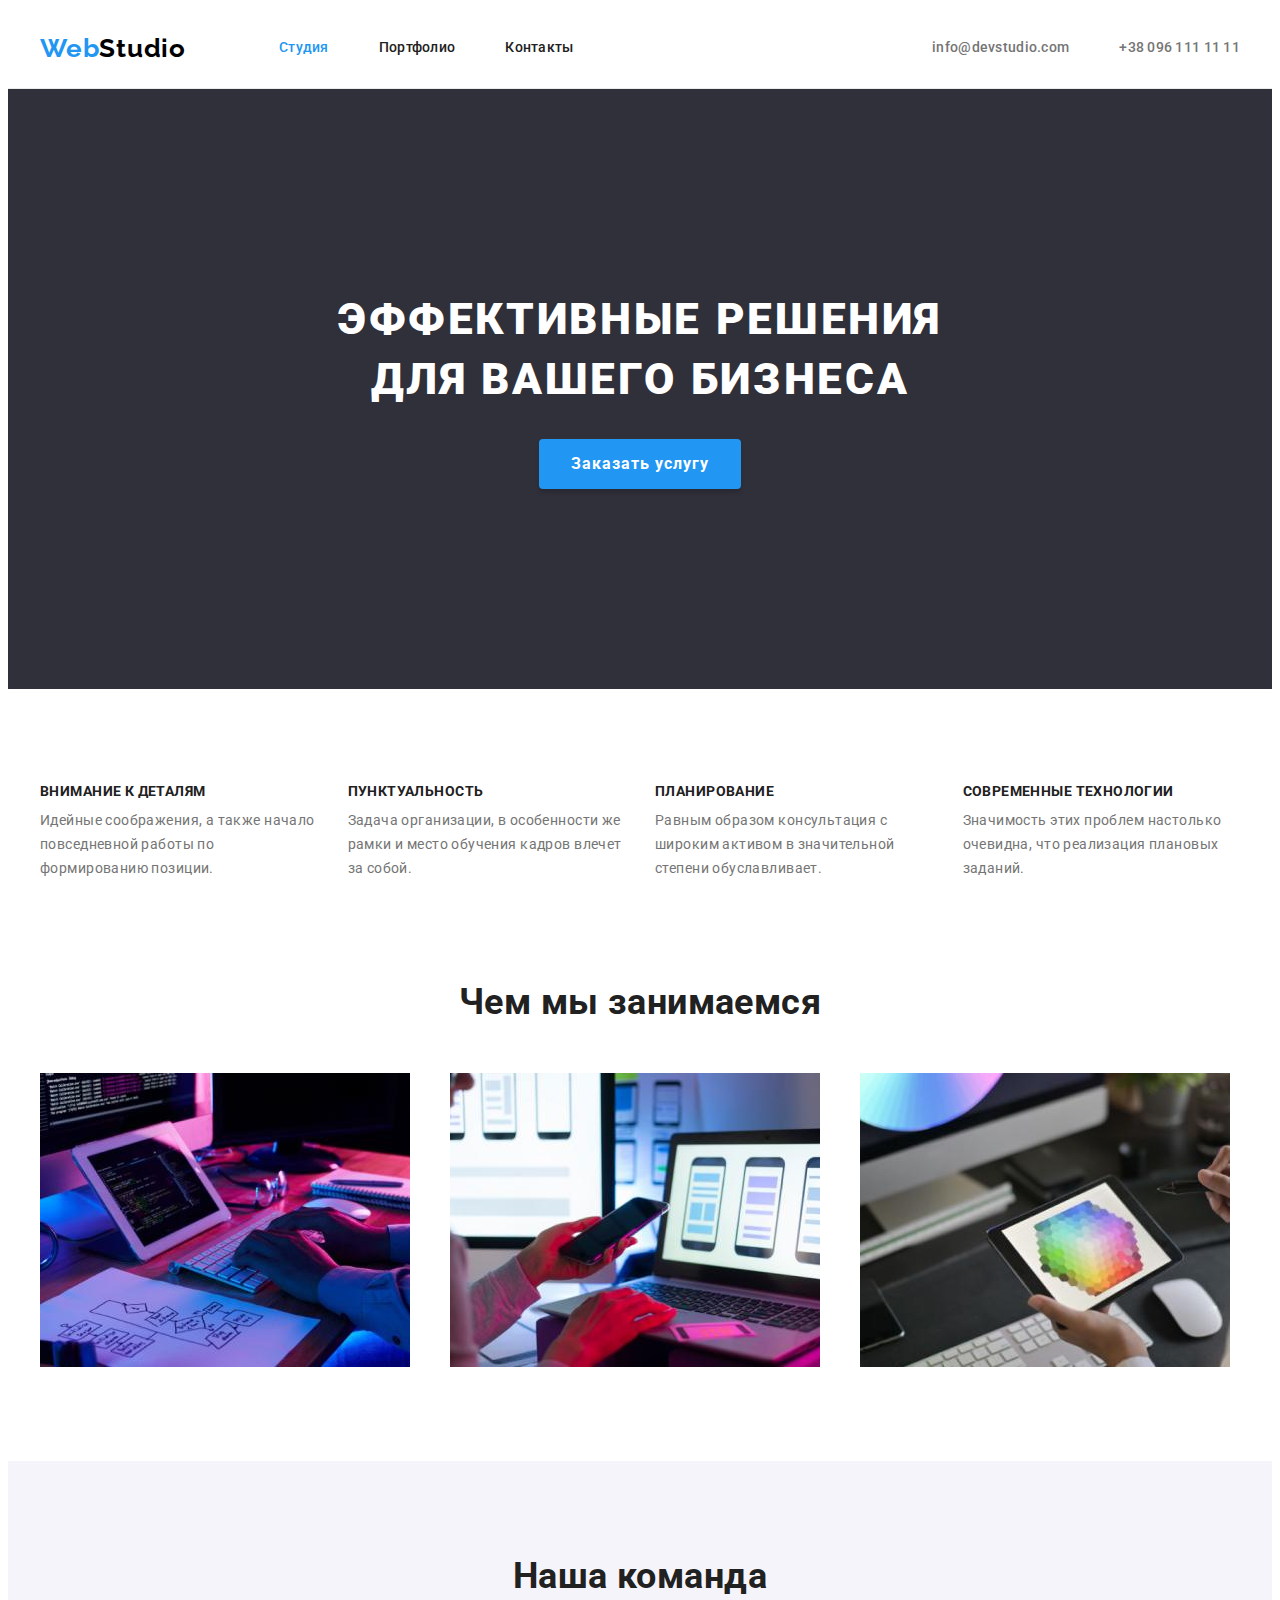
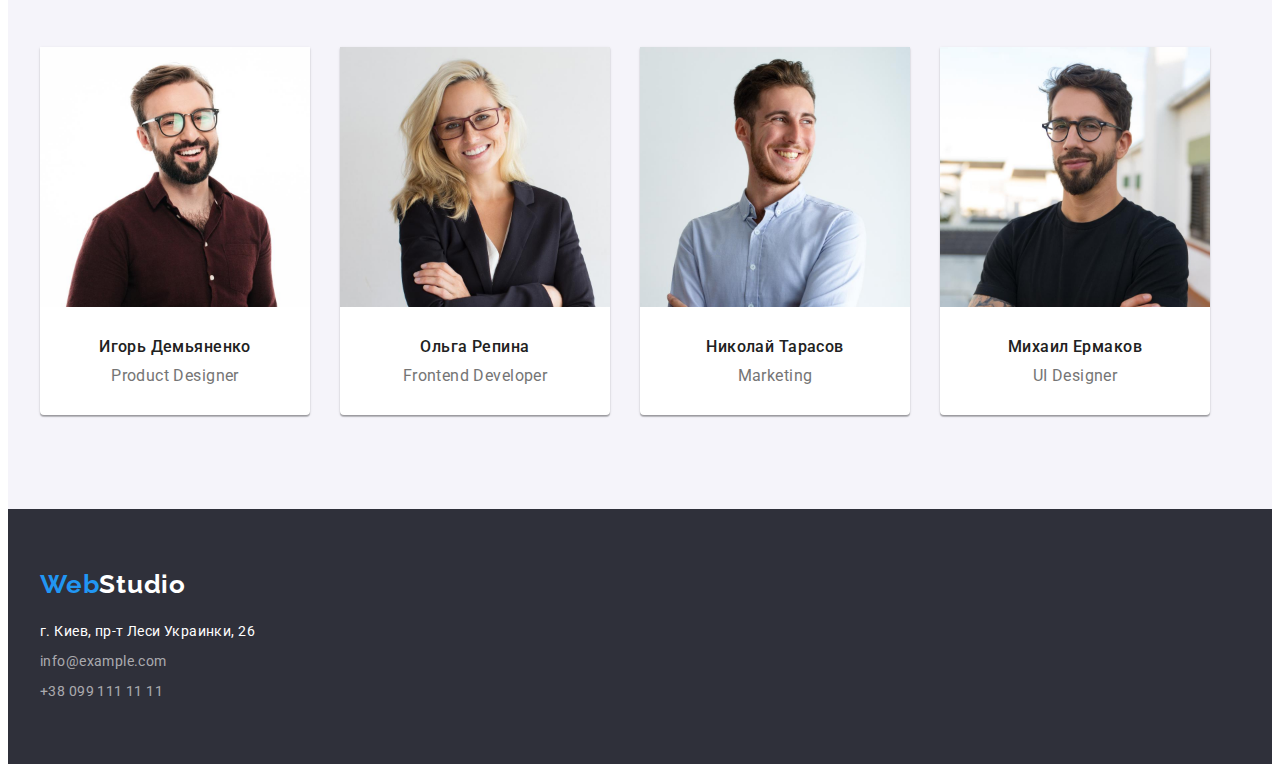
<file: index.html>
<!DOCTYPE html>
<html lang="ru">
  <head>
    <meta charset="UTF-8" />
    <meta http-equiv="X-UA-Compatible" content="IE=edge" />
    <meta name="viewport" content="width=device-width, initial-scale=1.0" />
    <title>WebStudio</title>
    <link rel="preconnect" href="https://fonts.gstatic.com" />
    <link
      href="https://fonts.googleapis.com/css2?family=Raleway:wght@700&family=Roboto:wght@400;500;700;900&display=swap"
      rel="stylesheet"
    />
    <link
      rel="stylesheet"
      href="https://cdnjs.cloudflare.com/ajax/libs/modern-normalize/1.0.0/modern-normalize.min.css"
      integrity="sha512-ISS7cAi1PEhQ8jnbJpJZMd29NlhNj4AWYyLOSp2CE/CsHxTCu+r+t0D2yoJudVrd0/8fTVPUVDzY5Tvli75u/g=="
      crossorigin="anonymous"
      referrerpolicy="no-referrer"
    />
    <link rel="stylesheet" href="./css/styles.css" />
  </head>
  <body>
    <!-- HEADER -->

    <header class="header">
      <div class="container">
        <a class="logo" href="./index.html">Web<span class="logo-text link">Studio</span></a>

        <nav class="site-nav">
          <ul class="list">
            <li class="item"><a href="./index.html" class="link current">Студия</a></li>
            <li class="item"><a href="./portfolio.html" class="link">Портфолио</a></li>
            <li class="item"><a href="#contacts" class="link">Контакты</a></li>
          </ul>
        </nav>

        <ul class="connection list">
          <li class="item">
            <a href="mailto:info@devstudio.com" class="contact link">info@devstudio.com</a>
          </li>
          <li class="item">
            <a href="tel+380961111111" class="contact link">+38 096 111 11 11</a>
          </li>
        </ul>
      </div>
    </header>

    <!-- MAIN -->

    <main>
      <!-- Герой (Шапка) -->
      <section class="section hero">
        <div class="container">
          <h1 class="title">
            Эффективные решения <br />
            для вашего бизнеса
          </h1>
          <button type="button" class="button">Заказать услугу</button>
        </div>
      </section>

      <!-- Особенности -->
      <section class="section feature">
        <div class="container">
          <h2 class="title hide">Нашы Особенности</h2>
          <ul class="list">
            <li class="item">
              <h3 class="subtitle">Внимание к деталям</h3>
              <p class="text">
                Идейные соображения, а также начало повседневной работы по формированию позиции.
              </p>
            </li>

            <li class="item">
              <h3 class="subtitle">Пунктуальность</h3>
              <p class="text">
                Задача организации, в особенности же рамки и место обучения кадров влечет за собой.
              </p>
            </li>

            <li class="item">
              <h3 class="subtitle">Планирование</h3>
              <p class="text">
                Равным образом консультация с широким активом в значительной степени обуславливает.
              </p>
            </li>

            <li class="item">
              <h3 class="subtitle">Современные технологии</h3>
              <p class="text">
                Значимость этих проблем настолько очевидна, что реализация плановых заданий.
              </p>
            </li>
          </ul>
        </div>
      </section>

      <!-- Чем мы занимаемся -->
      <section class="section activity">
        <div class="container">
          <h2 class="title">Чем мы занимаемся</h2>
          <ul class="list">
            <li class="item">
              <a href="" class="link">
                <img
                  class="image"
                  src="./images/image_01.jpg"
                  width="370"
                  alt="Розробник працює над структурою проекту"
                />
              </a>
            </li>

            <li class="item">
              <a href="" class="link">
                <img
                  class="image"
                  src="./images/image_02.jpg"
                  width="370"
                  alt="Розробник адаптує проект під мобільні пристрої"
                />
              </a>
            </li>

            <li class="item">
              <a href="" class="link">
                <img
                  class="image"
                  src="./images/image_03.jpg"
                  width="370"
                  alt="Дизайнер працює над айдентикою проекту"
                />
              </a>
            </li>
          </ul>
        </div>
      </section>

      <!-- Наша команда -->
      <section class="section team">
        <div class="container">
          <h2 class="title">Наша команда</h2>

          <ul class="list">
            <li class="card">
              <a href="" class="link">
                <img class="image" src="./images/photo_01.jpg" width="270" alt="Игорь Демьяненко" />
                <div class="card-desc">
                  <h3 class="subtitle">Игорь Демьяненко</h3>
                  <p lang="en" class="text">Product Designer</p>
                </div>
              </a>
            </li>

            <li class="card">
              <a href="" class="link">
                <img class="image" src="./images/photo_02.jpg" width="270" alt="Ольга Репина" />
                <div class="card-desc">
                  <h3 class="subtitle">Ольга Репина</h3>
                  <p lang="en" class="text">Frontend Developer</p>
                </div>
              </a>
            </li>

            <li class="card">
              <a href="" class="link">
                <img class="image" src="./images/photo_03.jpg" width="270" alt="Николай Тарасов" />
                <div class="card-desc">
                  <h3 class="subtitle">Николай Тарасов</h3>
                  <p lang="en" class="text">Marketing</p>
                </div>
              </a>
            </li>

            <li class="card">
              <a href="" class="link">
                <img class="image" src="./images/photo_04.jpg" width="270" alt="Михаил Ермаков" />
                <div class="card-desc">
                  <h3 class="subtitle">Михаил Ермаков</h3>
                  <p lang="en" class="text">UI Designer</p>
                </div>
              </a>
            </li>
          </ul>
        </div>
      </section>
    </main>

    <!-- FOOTER -->

    <footer id="contacts" class="footer">
      <div class="container">
        <address class="address">
          <a class="logo" href="./index.html">Web<span class="logo-text">Studio</span></a>
          <ul class="list">
            <li class="item"><p class="text">г. Киев, пр-т Леси Украинки, 26</p></li>
            <li class="item">
              <a href="mailto:info@example.com" class="contact link">info@example.com</a>
            </li>
            <li class="item">
              <a href="tel:+380991111111" class="contact link">+38 099 111 11 11</a>
            </li>
          </ul>
        </address>
      </div>
    </footer>
  </body>
</html>
</file>
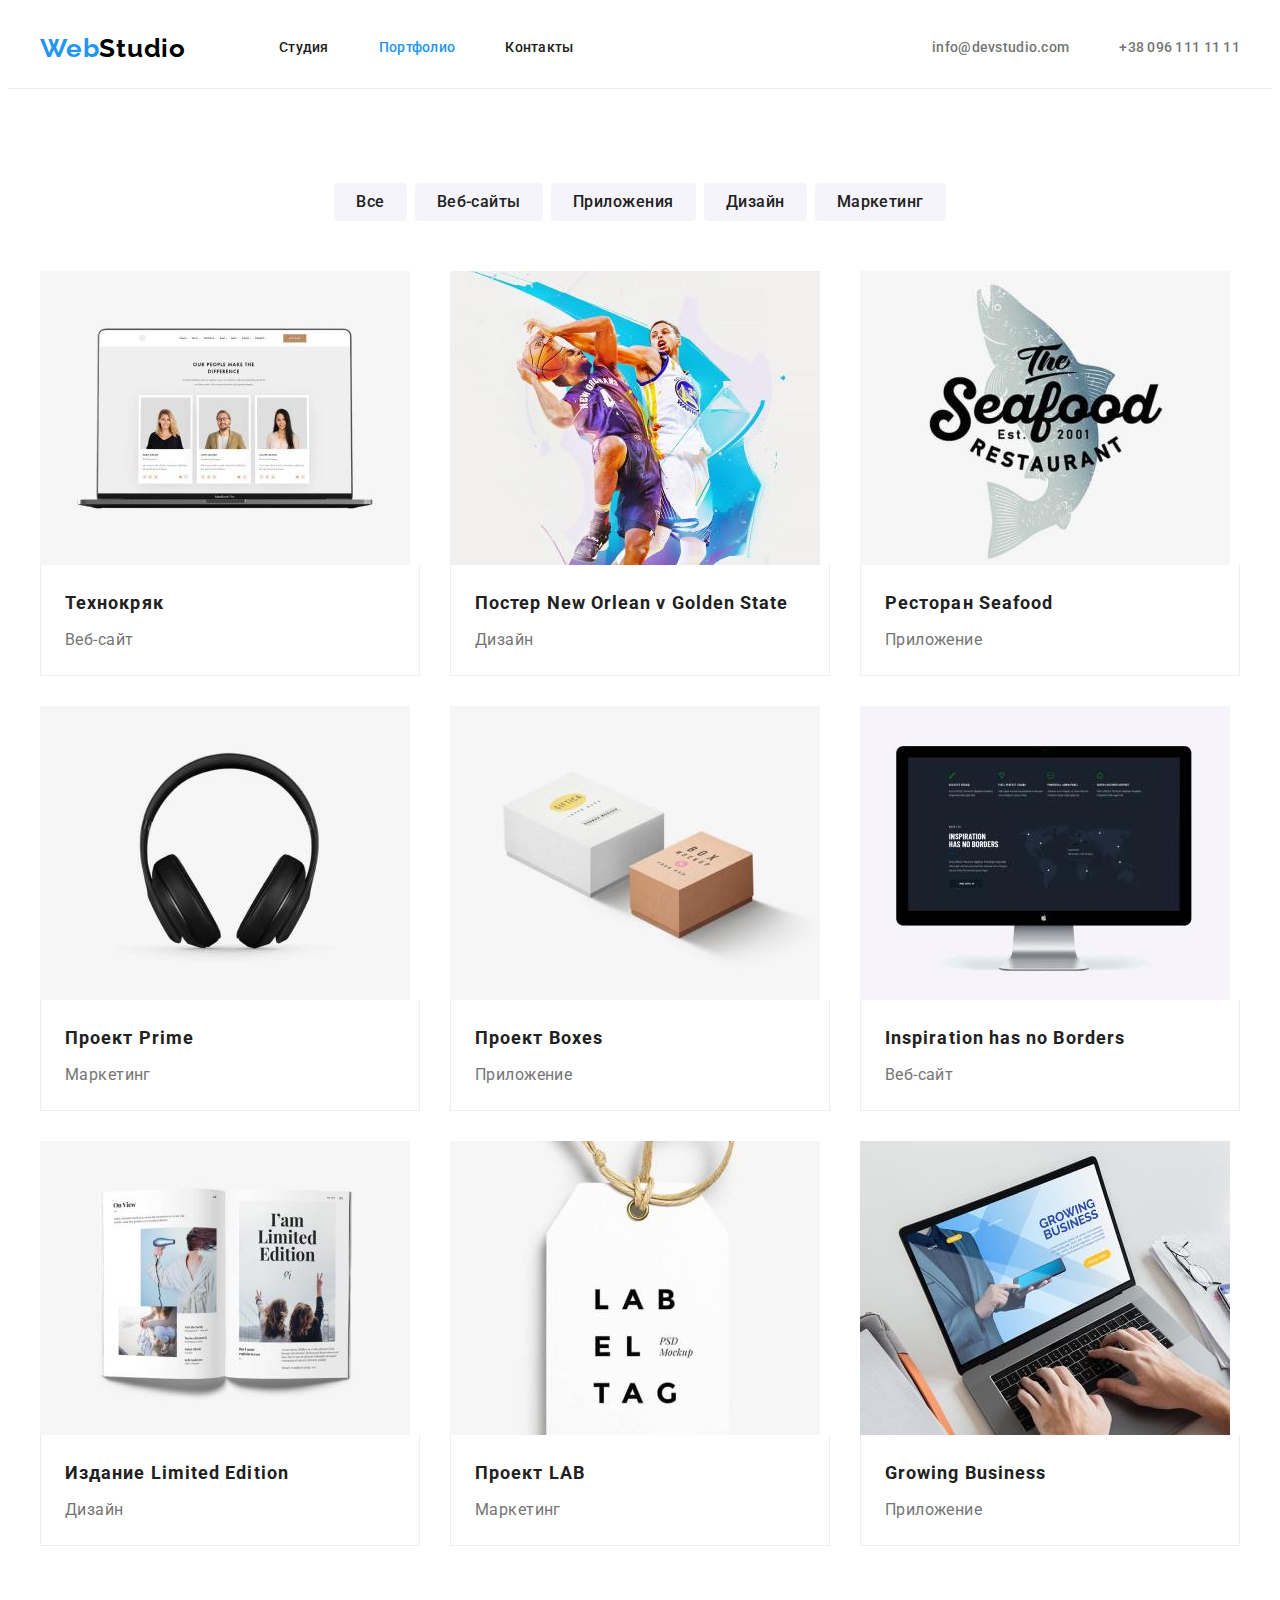
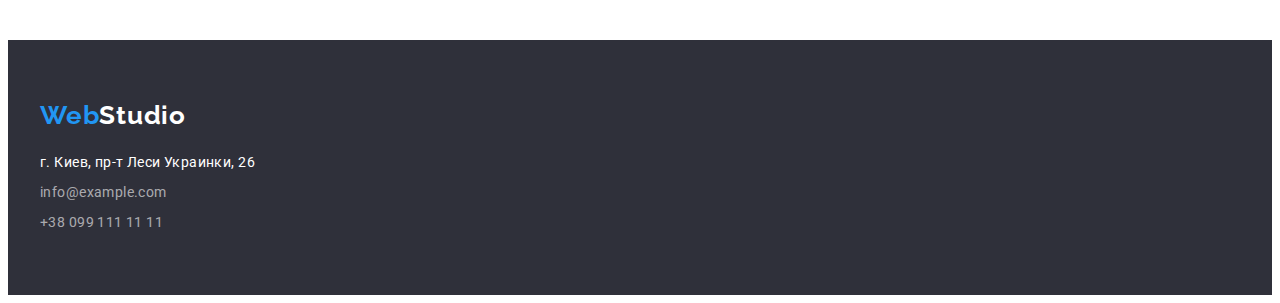
<file: portfolio.html>
<!DOCTYPE html>
<html lang="ru">
  <head>
    <meta charset="UTF-8" />
    <meta http-equiv="X-UA-Compatible" content="IE=edge" />
    <meta name="viewport" content="width=device-width, initial-scale=1.0" />
    <title>WebStudio</title>
    <link rel="preconnect" href="https://fonts.gstatic.com" />
    <link
      href="https://fonts.googleapis.com/css2?family=Raleway:wght@700&family=Roboto:wght@400;500;700;900&display=swap"
      rel="stylesheet"
    />
    <link
      rel="stylesheet"
      href="https://cdnjs.cloudflare.com/ajax/libs/modern-normalize/1.0.0/modern-normalize.min.css"
      integrity="sha512-ISS7cAi1PEhQ8jnbJpJZMd29NlhNj4AWYyLOSp2CE/CsHxTCu+r+t0D2yoJudVrd0/8fTVPUVDzY5Tvli75u/g=="
      crossorigin="anonymous"
      referrerpolicy="no-referrer"
    />
    <link rel="stylesheet" href="./css/styles.css" />
  </head>
  <body>
    <!-- PORTFOLIO HEADER -->

    <header class="header">
      <div class="container">
        <a class="logo" href="./index.html">Web<span class="logo-text link">Studio</span></a>

        <nav class="site-nav">
          <ul class="list">
            <li class="item"><a href="./index.html" class="link">Студия</a></li>
            <li class="item"><a href="./portfolio.html" class="link current">Портфолио</a></li>
            <li class="item"><a href="#contacts" class="link">Контакты</a></li>
          </ul>
        </nav>

        <ul class="connection list">
          <li class="item">
            <a href="mailto:info@devstudio.com" class="contact link">info@devstudio.com</a>
          </li>
          <li class="item">
            <a href="tel+380961111111" class="contact link">+38 096 111 11 11</a>
          </li>
        </ul>
      </div>
    </header>

    <!-- PORTFOLIIO MAIN -->

    <main>
      <section class="section portfolio">
        <div class="container">
          <h1 class="title hide">Нашы проекты</h1>
          <!-- Фильтр -->

          <ul class="filter list">
            <li class="item"><button type="button" class="button">Все</button></li>
            <li class="item"><button type="button" class="button">Веб-сайты</button></li>
            <li class="item"><button type="button" class="button">Приложения</button></li>
            <li class="item"><button type="button" class="button">Дизайн</button></li>
            <li class="item"><button type="button" class="button">Маркетинг</button></li>
          </ul>

          <!-- Портфолио -->

          <ul class="cardset list">
            <li class="card">
              <a href="#" class="link">
                <img
                  class="image"
                  src="./images/picture_01.jpg"
                  width="370"
                  alt="Члени команди розробників."
                />
                <div class="card-desc">
                  <h2 class="title">Технокряк</h2>
                  <p class="text">Веб-сайт</p>
                </div>
              </a>
            </li>

            <li class="card">
              <a href="#" class="link">
                <img
                  class="image"
                  src="./images/picture_02.jpg"
                  width="370"
                  alt="НБА. Боротьба Стефа Каррі і Веса Івунду"
                />
                <div class="card-desc">
                  <h2 class="title">Постер New Orlean v Golden State</h2>
                  <p class="text">Дизайн</p>
                </div>
              </a>
            </li>

            <li class="card">
              <a href="#" class="link">
                <img
                  class="image"
                  src="./images/picture_03.jpg"
                  width="370"
                  alt="Риба. Логотип ресторану"
                />
                <div class="card-desc">
                  <h2 class="title">Ресторан Seafood</h2>
                  <p class="text">Приложение</p>
                </div>
              </a>
            </li>

            <li class="card">
              <a href="#" class="link">
                <img
                  class="image"
                  src="./images/picture_04.jpg"
                  width="370"
                  alt="Бездротові навушники"
                />
                <div class="card-desc">
                  <h2 class="title">Проект Prime</h2>
                  <p class="text">Маркетинг</p>
                </div>
              </a>
            </li>

            <li class="card">
              <a href="#" class="link">
                <img
                  class="image"
                  src="./images/picture_05.jpg"
                  width="370"
                  alt="Стильні коробки"
                />
                <div class="card-desc">
                  <h2 class="title">Проект Boxes</h2>
                  <p class="text">Приложение</p>
                </div>
              </a>
            </li>

            <li class="card">
              <a href="#" class="link">
                <img
                  class="image"
                  src="./images/picture_06.jpg"
                  width="370"
                  alt="Монітор з відкритою сторінкою сайту клієнта"
                />
                <div class="card-desc">
                  <h2 class="title">Inspiration has no Borders</h2>
                  <p class="text">Веб-сайт</p>
                </div>
              </a>
            </li>

            <li class="card">
              <a href="#" class="link">
                <img
                  class="image"
                  src="./images/picture_07.jpg"
                  width="370"
                  alt="Відкрита книга з ілюстраціями"
                />
                <div class="card-desc">
                  <h2 class="title">Издание Limited Edition</h2>
                  <p class="text">Дизайн</p>
                </div>
              </a>
            </li>

            <li class="card">
              <a href="#" class="link">
                <img
                  class="image"
                  src="./images/picture_08.jpg"
                  width="370"
                  alt="Сувенірна айдентика клієнта"
                />
                <div class="card-desc">
                  <h2 class="title">Проект LAB</h2>
                  <p class="text">Маркетинг</p>
                </div>
              </a>
            </li>

            <li class="card">
              <a href="#" class="link">
                <img
                  class="image"
                  src="./images/picture_09.jpg"
                  width="370"
                  alt="Ноутбук з відкритим додатком клієнта"
                />
                <div class="card-desc">
                  <h2 class="title">Growing Business</h2>
                  <p class="text">Приложение</p>
                </div>
              </a>
            </li>
          </ul>
        </div>
      </section>
    </main>

    <!-- PORTFOLIO FOOTER -->

    <footer id="contacts" class="footer">
      <div class="container">
        <address class="address">
          <a class="logo" href="./index.html">Web<span class="logo-text">Studio</span></a>
          <ul class="list">
            <li class="item"><p class="text">г. Киев, пр-т Леси Украинки, 26</p></li>
            <li class="item">
              <a href="mailto:info@example.com" class="contact link">info@example.com</a>
            </li>
            <li class="item">
              <a href="tel:+380991111111" class="contact link">+38 099 111 11 11</a>
            </li>
          </ul>
        </address>
      </div>
    </footer>
  </body>
</html>
</file>
<file: css/styles.css>
/* Палітра */

:root {
  --text-color: #757575;
  --title-text-color: #212121;
  --white-text-color: #ffffff;
  --black-text-color: #000000;
  --accent-color: #2196f3;
  --primary-bg-color: #ffffff;
  --secondary-bg-color: #2f303a;
  --alt-bg-color: #f5f4fa;
  --header-border-color: #ececec;
  --card-border-color: #eeeeee;
  --button-hover: #188ce8;
}

/* Загальні */

body {
  font-family: 'Roboto', sans-serif;
  background-color: var(--primary-bg-color);
  color: var(--title-text-color);
  font-size: 14px;
  font-weight: 400;
  letter-spacing: 0.03em;
}

.container {
  width: 1200px;
  padding-left: 15px;
  padding-right: 15px;
  margin-left: auto;
  margin-right: auto;
}

.section {
  padding-top: 94px;
  padding-bottom: 94px;
}

.link {
  text-decoration: none;
  color: inherit;
}

.list {
  list-style: none;
  margin: 0;
  padding: 0;
}

.button {
  background-color: var(--accent-color);
  color: var(--white-text-color);
  font-family: inherit;
  font-size: 16px;
  font-weight: 700;
  cursor: pointer;
  border: none;
  border-radius: 4px;
}

.title,
.subtitle {
  font-size: 36px;
  line-height: 1.172;
  margin: 0;
  padding: 0;
}

.text {
  margin: 0;
  padding: 0;

  color: var(--text-color);
}

.image {
  display: block;
}

.hide {
  position: absolute;
  width: 1px;
  height: 1px;
  margin: -1px;
  border: 0;
  padding: 0;

  white-space: nowrap;
  clip-path: inset(100%);
  clip: rect(0 0 0 0);
  overflow: hidden;
}

.feature .list {
  display: flex;
}

/*** ХЕДЕР ***/

.header {
  border-bottom: 1px solid var(--header-border-color);
}

.header .container {
  display: flex;
  align-items: center;
  padding-top: 0px;
  padding-bottom: 0px;
}

/* Лого */

.logo {
  display: block;

  font-family: 'Raleway';
  text-decoration: none;
  color: var(--accent-color);
  font-size: 26px;
  line-height: 1.19;
  font-weight: 700;
  letter-spacing: 0.03em;
}

.header .logo-text {
  color: var(--black-text-color);
}

/* Навігація + Контакти*/

.site-nav {
  margin-left: 93px;
}

.site-nav > .list {
  display: flex;
}
.connection {
  display: flex;
  margin-left: auto;
}

.header .item + .item {
  margin-left: 50px;
}

.site-nav .link,
.connection .link {
  display: block;
  padding-top: 32px;
  padding-bottom: 32px;

  font-weight: 500;
  line-height: 1.14;
  letter-spacing: 0.02em;
}

.site-nav .link:hover,
.site-nav .link:focus {
  color: var(--accent-color);
}

.site-nav .link.current {
  color: var(--accent-color);
}

.header .contact {
  color: var(--text-color);
  font-weight: 500;
  font-size: 14px;
  line-height: 1.14;
  letter-spacing: 0.02em;
}
.header .contact:hover,
.header .contact:focus {
  color: var(--accent-color);
}

/*** МЕЙН ***/

/** Герой **/

.section.hero {
  background-color: var(--secondary-bg-color);
  padding-top: 200px;
  padding-bottom: 200px;
  text-align: center;
}

.hero .title {
  margin-bottom: 30px;

  color: var(--white-text-color);
  font-weight: 900;
  font-size: 44px;
  line-height: 1.364;
  text-align: center;
  letter-spacing: 0.06em;
  text-transform: uppercase;
}

.hero .button {
  padding-top: 10px;
  padding-bottom: 10px;
  padding-left: 32px;
  padding-right: 32px;
  box-shadow: 0px 4px 4px rgba(0, 0, 0, 0.15);

  line-height: 1.875;
  letter-spacing: 0.06em;
}

.hero .button:hover,
.hero .button:focus {
  background-color: var(--button-hover);
}

/* Наші особливості */

.feature .item {
  display: block;
  flex-basis: calc(100% / 4);
}

.feature .item + .item {
  margin-left: 30px;
}

.feature .subtitle {
  margin-bottom: 10px;

  font-size: 14px;
  font-weight: 700;
  line-height: 1.143;
  text-transform: uppercase;
}

.feature .text {
  line-height: 1.714;
  padding-bottom: 6px;
}

/* Чим ми займаємось */

.section.activity {
  padding-top: 0px;
  text-align: center;
}

.activity .title {
  margin-bottom: 50px;
}

.activity .list {
  display: flex;
}

.activity .item + .item {
  margin-left: 30px;
}

.activity .item {
  flex-basis: calc(100% / 3);
}

/* Команда */

.team {
  background-color: var(--alt-bg-color);
  text-align: center;
}

.team .title {
  margin-bottom: 50px;
}

.team .list {
  display: flex;
}

.team .card + .card {
  margin-left: 30px;
}

.team .card {
  flex-basis: calc (100% /4);
  background-color: var(--primary-bg-color);
  border-radius: 0px 0px 4px 4px;
  box-shadow: 0px 1px 3px rgba(0, 0, 0, 0.12), 0px 1px 1px rgba(0, 0, 0, 0.14),
    0px 2px 1px rgba(0, 0, 0, 0.2);
}

.team .card-desc {
  padding-top: 30px;
  padding-bottom: 30px;
}

.team .subtitle {
  margin-bottom: 10px;

  font-weight: 500;
  font-size: 16px;
  line-height: 1.19;
}

.team .text {
  font-size: 16px;
  line-height: 1.19;
}

/* Портфоліо */

/* Фільтр */

.filter.list {
  display: flex;
  justify-content: center;
  margin-bottom: 50px;
}

.filter .item + .item {
  margin-left: 8px;
}

.portfolio .button {
  display: block;
  padding-top: 6px;
  padding-bottom: 6px;
  padding-left: 22px;
  padding-right: 22px;

  color: inherit;
  background-color: var(--alt-bg-color);
  font-weight: 500;
  line-height: 1.625;
  letter-spacing: 0.03em;
}
.portfolio .button:hover,
.portfolio .button:focus {
  color: var(--white-text-color);
  background-color: var(--accent-color);

  box-shadow: 0px 3px 1px rgba(0, 0, 0, 0.1), 0px 1px 2px rgba(0, 0, 0, 0.08),
    0px 2px 2px rgba(0, 0, 0, 0.12);
}

/* Галерея проектів */

.cardset.list {
  display: flex;
  flex-wrap: wrap;
  margin-left: -30px;
  margin-top: -30px;
}

.portfolio .card {
  display: block;
  flex-basis: calc(100% / 3 - 30px);
  margin-left: 30px;
  margin-top: 30px;
}

.portfolio .card-desc {
  border-width: 0px 1px 1px;
  border-style: solid;
  border-color: var(--card-border-color);

  padding-top: 20px;
  padding-bottom: 20px;
  padding-left: 24px;
  padding-right: 24px;
}

.portfolio .title {
  padding-bottom: 4px;

  font-weight: 700;
  font-size: 18px;
  line-height: 2;
  letter-spacing: 0.06em;
}

.portfolio .text {
  font-size: 16px;
  line-height: 1.875;
}

/*** ФУТЕР ***/

.footer {
  padding-top: 60px;
  padding-bottom: 60px;
  background-color: var(--secondary-bg-color);
}

.address {
  font-style: normal;
}

.footer .logo {
  margin-bottom: 20px;
}

.footer .logo-text {
  color: var(--white-text-color);
}

.footer .list {
  line-height: 1.714;
}

.footer .text {
  color: var(--white-text-color);
}

.footer .item:not(:last-child) {
  margin-bottom: 6px;
}

.footer .contact {
  color: rgba(255, 255, 255, 0.6);
}
.footer .contact:hover,
.footer .contact:focus {
  color: var(--accent-color);
}
</file>
